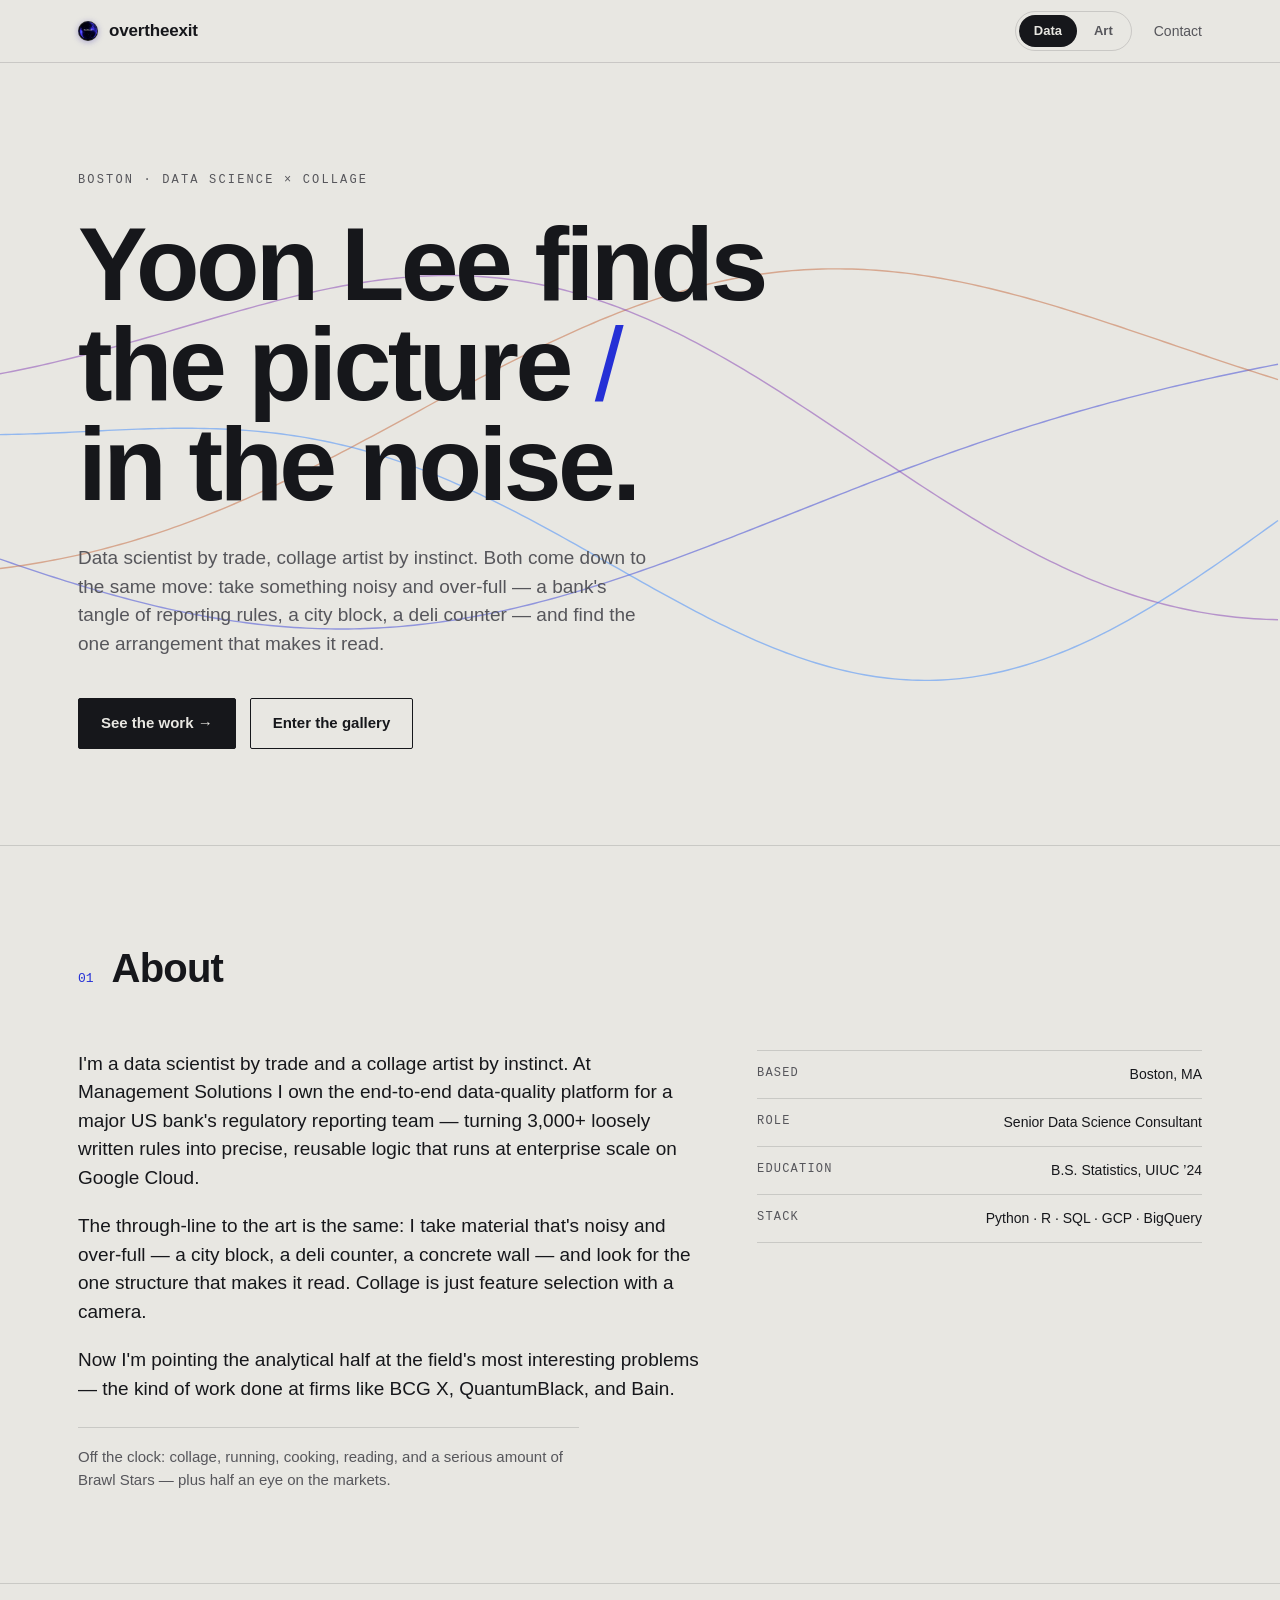
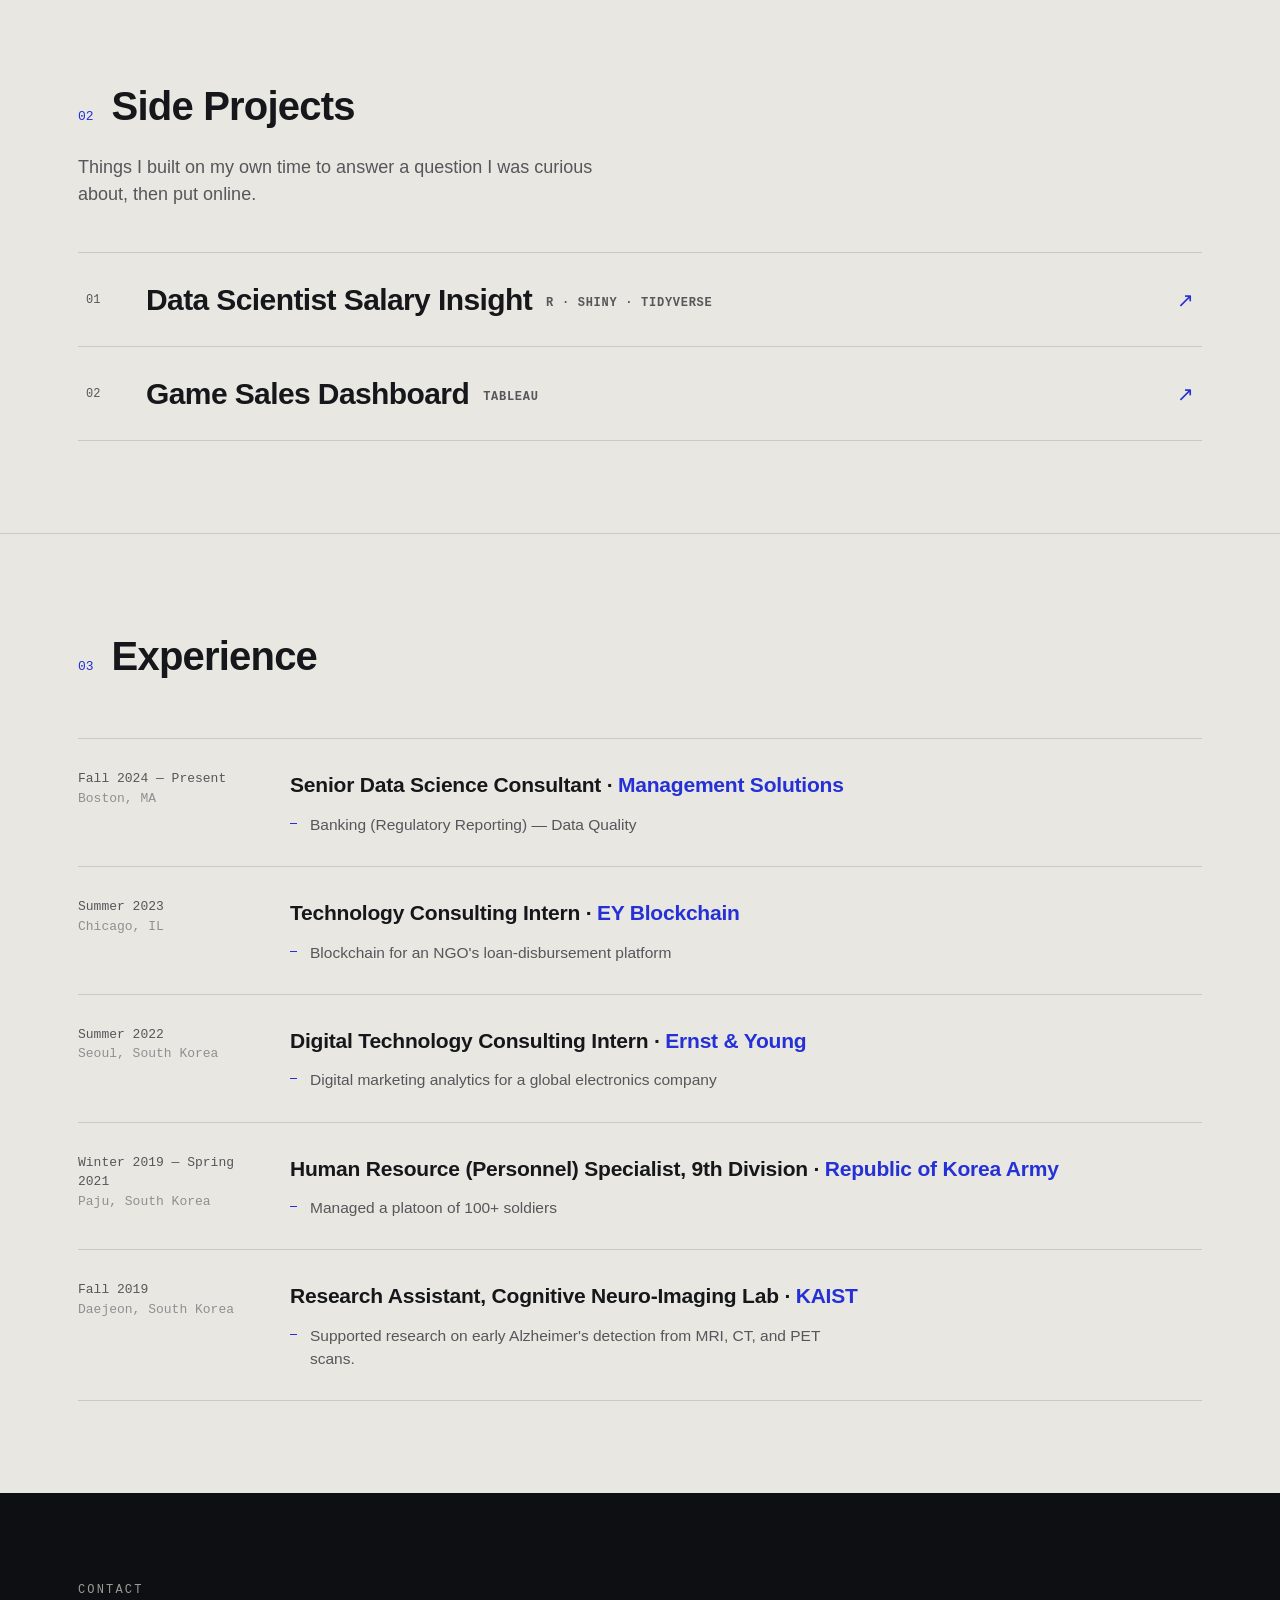
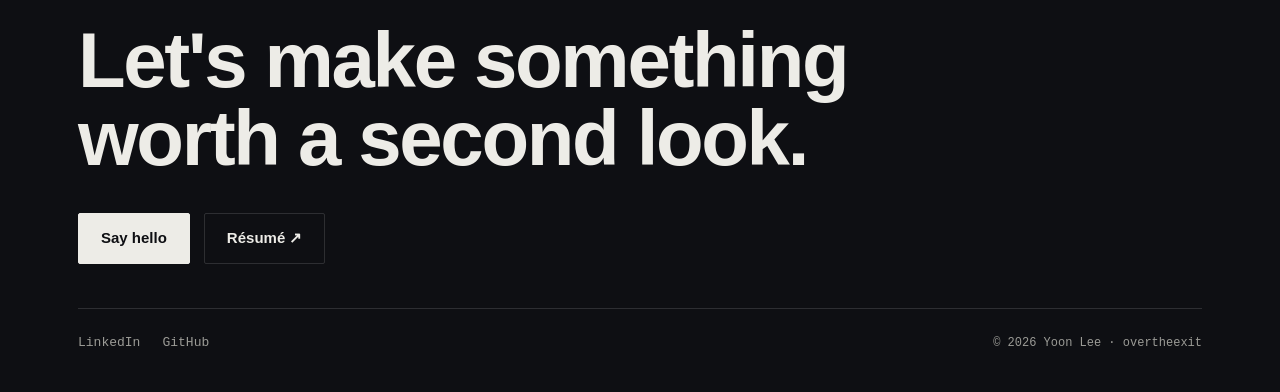
<file: index.html>
<!DOCTYPE html>
<html lang="en">
  <head>
    <meta charset="UTF-8" />
    <meta http-equiv="X-UA-Compatible" content="IE=edge" />
    <meta name="viewport" content="width=device-width, initial-scale=1.0, viewport-fit=cover" />

    <title>Yoon Lee — Data Science × Collage</title>
    <meta
      name="description"
      content="Yoon Lee, Boston. Data scientist by trade, collage artist by instinct. Finding the picture in the noise."
    />
    <meta name="keywords" content="Yoon Lee, overtheexit, data scientist, collage, digital art, Python, SQL, BigQuery, Boston" />
    <meta name="theme-color" content="#2530D6" />

    <link rel="icon" type="image/png" href="./assets/logo-ball.png" />

    <meta property="og:type" content="website" />
    <meta property="og:url" content="https://overtheexit.com/" />
    <meta property="og:title" content="Yoon Lee — Data Science × Collage" />
    <meta property="og:description" content="Data scientist by trade, collage artist by instinct. Finding the picture in the noise." />
    <meta property="og:image" content="https://overtheexit.com/assets/gallery/logo.jpg" />
    <meta property="twitter:card" content="summary_large_image" />
    <meta property="twitter:title" content="Yoon Lee — Data Science × Collage" />
    <meta property="twitter:description" content="Data scientist by trade, collage artist by instinct." />
    <meta property="twitter:image" content="https://overtheexit.com/assets/gallery/logo.jpg" />

    <link rel="preload" as="style" href="./css/main.css?v=3" />
    <link rel="stylesheet" href="./css/main.css?v=3" />
  </head>
  <body>
    <nav>
      <div class="wrap">
        <a class="mark" href="index.html"><span class="ball" aria-hidden="true"></span> overtheexit</a>
        <div class="nav-right">
          <div class="toggle" role="tablist" aria-label="Switch between Data and Art">
            <a href="index.html" class="active" aria-current="page">Data</a>
            <a href="art.html">Art</a>
          </div>
          <a class="nav-contact" href="#contact">Contact</a>
        </div>
      </div>
    </nav>

    <header id="top">
      <canvas id="curves" aria-hidden="true"></canvas>
      <div class="wrap hero">
        <p class="eyebrow">Boston · Data Science × Collage</p>
        <h1>Yoon Lee finds the picture <span class="slash">/</span> in the noise.</h1>
        <p class="lede">
          Data scientist by trade, collage artist by instinct. Both come down to the same move:
          take something noisy and over-full — a bank's tangle of reporting rules, a city block,
          a deli counter — and find the one arrangement that makes it read.
        </p>
        <div class="cta-row">
          <a class="btn solid" href="#work">See the work →</a>
          <a class="btn ghost" href="art.html">Enter the gallery</a>
        </div>
      </div>
    </header>

    <main>
      <section id="about">
        <div class="wrap">
          <div class="sec-head"><span class="num">01</span><h2>About</h2></div>
          <div class="about-grid">
            <div>
              <p>
                I'm a data scientist by trade and a collage artist by instinct. At Management Solutions
                I own the end-to-end data-quality platform for a major US bank's regulatory reporting
                team — turning 3,000+ loosely written rules into precise, reusable logic that runs at
                enterprise scale on Google Cloud.
              </p>
              <p>
                The through-line to the art is the same: I take material that's noisy and over-full —
                a city block, a deli counter, a concrete wall — and look for the one structure that
                makes it read. Collage is just feature selection with a camera.
              </p>
              <p>
                Now I'm pointing the analytical half at the field's most interesting problems — the
                kind of work done at firms like BCG X, QuantumBlack, and Bain.
              </p>
              <p class="aside">
                Off the clock: collage, running, cooking, reading, and a serious amount of Brawl
                Stars — plus half an eye on the markets.
              </p>
            </div>
            <div class="facts">
              <div class="row"><span class="k">Based</span><span class="v">Boston, MA</span></div>
              <div class="row"><span class="k">Role</span><span class="v">Senior Data Science Consultant</span></div>
              <div class="row"><span class="k">Education</span><span class="v">B.S. Statistics, UIUC ’24</span></div>
              <div class="row"><span class="k">Stack</span><span class="v">Python · R · SQL · GCP · BigQuery</span></div>
            </div>
          </div>
        </div>
      </section>

      <section id="work">
        <div class="wrap">
          <div class="sec-head"><span class="num">02</span><h2>Side Projects</h2></div>
          <p class="section-lede">
            Things I built on my own time to answer a question I was curious about, then put online.
          </p>
          <div class="work">
            <a class="line" href="https://overtheexit.shinyapps.io/datascientist_insights/" target="_blank" rel="noopener noreferrer">
              <span class="idx">01</span>
              <span class="t">Data Scientist Salary Insight<span class="stack">R · Shiny · Tidyverse</span></span>
              <span class="arrow" aria-hidden="true">↗</span>
            </a>
            <a class="line" href="https://public.tableau.com/views/GamesSalesDashboard_16860650207060/DashboardProject-CS416" target="_blank" rel="noopener noreferrer">
              <span class="idx">02</span>
              <span class="t">Game Sales Dashboard<span class="stack">Tableau</span></span>
              <span class="arrow" aria-hidden="true">↗</span>
            </a>
          </div>
        </div>
      </section>

      <section id="experience">
        <div class="wrap">
          <div class="sec-head"><span class="num">03</span><h2>Experience</h2></div>
          <div class="xp">
            <article class="item">
              <div class="when">Fall 2024 — Present<br /><span class="loc">Boston, MA</span></div>
              <div>
                <h3 class="role">Senior Data Science Consultant · <span class="org">Management Solutions</span></h3>
                <ul>
                  <li>Banking (Regulatory Reporting) — Data Quality</li>
                </ul>
              </div>
            </article>
            <article class="item">
              <div class="when">Summer 2023<br /><span class="loc">Chicago, IL</span></div>
              <div>
                <h3 class="role">Technology Consulting Intern · <span class="org">EY Blockchain</span></h3>
                <ul>
                  <li>Blockchain for an NGO's loan-disbursement platform</li>
                </ul>
              </div>
            </article>
            <article class="item">
              <div class="when">Summer 2022<br /><span class="loc">Seoul, South Korea</span></div>
              <div>
                <h3 class="role">Digital Technology Consulting Intern · <span class="org">Ernst &amp; Young</span></h3>
                <ul>
                  <li>Digital marketing analytics for a global electronics company</li>
                </ul>
              </div>
            </article>
            <article class="item">
              <div class="when">Winter 2019 — Spring 2021<br /><span class="loc">Paju, South Korea</span></div>
              <div>
                <h3 class="role">Human Resource (Personnel) Specialist, 9th Division · <span class="org">Republic of Korea Army</span></h3>
                <ul>
                  <li>Managed a platoon of 100+ soldiers</li>
                </ul>
              </div>
            </article>
            <article class="item">
              <div class="when">Fall 2019<br /><span class="loc">Daejeon, South Korea</span></div>
              <div>
                <h3 class="role">Research Assistant, Cognitive Neuro-Imaging Lab · <span class="org">KAIST</span></h3>
                <ul>
                  <li>Supported research on early Alzheimer's detection from MRI, CT, and PET scans.</li>
                </ul>
              </div>
            </article>
          </div>
        </div>
      </section>
    </main>

    <footer id="contact">
      <div class="wrap">
        <p class="eyebrow footer-eyebrow">Contact</p>
        <p class="ftitle">Let's make something<br />worth a second look.</p>
        <div class="contact-actions">
          <a class="btn-dark solid" href="mailto:yoonseo.lee1212@gmail.com?subject=Hello%20Yoon">Say hello</a>
          <a class="btn-dark ghost" href="https://drive.google.com/file/d/1PqgS9QAbKMGHAW56CGwOsstZ1b3VA5fD/view?usp=sharing" target="_blank" rel="noopener noreferrer">Résumé ↗</a>
        </div>
        <div class="fmeta">
          <div class="social">
            <a href="https://www.linkedin.com/in/yoonlee1212/" target="_blank" rel="noopener noreferrer">LinkedIn</a>
            <a href="https://github.com/overtheexit" target="_blank" rel="noopener noreferrer">GitHub</a>
          </div>
          <p class="cr">© <span id="yr"></span> Yoon Lee · overtheexit</p>
        </div>
      </div>
    </footer>

    <script src="./javascript/curves.js?v=3"></script>
    <script src="./javascript/site.js?v=3"></script>
  </body>
</html>
</file>
<file: css/main.css>
:root{--paper: #e8e7e2;--paper-2: #f1f0ec;--ink: #16171b;--ink-soft: #56565b;--line: rgba(20, 20, 25, 0.14);--accent: #2530d6;--accent-2: #c15a2b;--room: #0e0f13;--room-2: #16171c;--room-ink: #edece7;--room-soft: #9b9b96;--room-line: rgba(255, 255, 255, 0.13);--maxw: 1180px;--font: -apple-system, "Helvetica Neue", Helvetica, Arial, sans-serif;--mono: ui-monospace, "SF Mono", "SFMono-Regular", Menlo, Consolas, monospace}@media(prefers-color-scheme: dark){:root{--paper: #131317;--paper-2: #1a1a20;--ink: #e9e8e3;--ink-soft: #9a9a96;--line: rgba(255, 255, 255, 0.12);--accent: #6069f6;--accent-2: #e0824b}}:root[data-theme=dark]{--paper: #131317;--paper-2: #1a1a20;--ink: #e9e8e3;--ink-soft: #9a9a96;--line: rgba(255, 255, 255, 0.12);--accent: #6069f6;--accent-2: #e0824b}:root[data-theme=light]{--paper: #e8e7e2;--paper-2: #f1f0ec;--ink: #16171b;--ink-soft: #56565b;--line: rgba(20, 20, 25, 0.14);--accent: #2530d6;--accent-2: #c15a2b}*{margin:0;padding:0;box-sizing:border-box}html{scroll-behavior:smooth;-webkit-font-smoothing:antialiased}body{background:var(--paper);color:var(--ink);font-family:var(--font);line-height:1.5;font-size:17px;overflow-x:hidden}a{color:inherit;text-decoration:none}img{max-width:100%}.wrap{max-width:var(--maxw);margin:0 auto;padding-left:max(28px,env(safe-area-inset-left));padding-right:max(28px,env(safe-area-inset-right))}.mono{font-family:var(--mono)}.eyebrow{font-family:var(--mono);font-size:12px;letter-spacing:.18em;text-transform:uppercase;color:var(--ink-soft)}nav{position:sticky;top:0;z-index:50;background:color-mix(in srgb, var(--paper) 82%, transparent);backdrop-filter:saturate(1.2) blur(12px);border-bottom:1px solid var(--line)}nav .wrap{display:flex;align-items:center;justify-content:space-between;height:62px}.mark{display:flex;align-items:center;gap:11px;font-weight:600;letter-spacing:-0.01em}.ball{width:20px;height:20px;border-radius:50%;background-image:url("../assets/logo-ball.png");background-size:cover;background-position:center;box-shadow:0 0 0 1px rgba(255,255,255,.12) inset,0 1px 6px rgba(37,25,160,.35);flex:none}.nav-right{display:flex;align-items:center;gap:22px}.nav-contact{font-size:14px;color:var(--ink-soft);transition:color .2s}.nav-contact:hover{color:var(--ink)}@media(max-width: 720px){.nav-contact{display:none}}.toggle{display:inline-flex;align-items:center;border:1px solid var(--line);border-radius:999px;padding:3px;gap:2px}.toggle a{font-size:13px;font-weight:600;padding:6px 15px;border-radius:999px;color:var(--ink-soft);transition:all .2s}.toggle a:hover{color:var(--ink)}.toggle a.active{background:var(--ink);color:var(--paper)}header{position:relative;overflow:hidden}header canvas{position:absolute;inset:0;width:100%;height:100%;opacity:.9}.hero{position:relative;padding-top:108px;padding-bottom:96px}.hero .eyebrow{margin-bottom:26px}h1{font-size:clamp(44px,8.2vw,104px);line-height:.96;letter-spacing:-0.035em;font-weight:700;text-wrap:balance;max-width:15ch}h1 .slash{color:var(--accent);font-weight:400}.hero p.lede{margin-top:30px;max-width:54ch;font-size:19px;color:var(--ink-soft)}.cta-row{margin-top:40px;display:flex;gap:14px;flex-wrap:wrap}.btn{display:inline-flex;align-items:center;gap:9px;font-size:15px;font-weight:600;padding:13px 22px;border-radius:2px;border:1px solid var(--ink);transition:all .2s}.btn.solid{background:var(--ink);color:var(--paper)}.btn.solid:hover{background:var(--accent);border-color:var(--accent);color:#fff}.btn.ghost:hover{border-color:var(--accent);color:var(--accent)}section{padding:92px 0;border-top:1px solid var(--line)}.sec-head{display:flex;align-items:baseline;gap:18px;margin-bottom:52px}.sec-head .num{font-family:var(--mono);font-size:13px;color:var(--accent)}.sec-head h2{font-size:clamp(26px,4vw,40px);letter-spacing:-0.02em;font-weight:700}.about-grid{display:grid;grid-template-columns:1.4fr 1fr;gap:56px;align-items:start}.about-grid p{font-size:19px;max-width:60ch}.about-grid p+p{margin-top:20px}.about-grid p.aside{margin-top:24px;font-size:15px;color:var(--ink-soft);padding-top:18px;border-top:1px solid var(--line)}.facts{display:flex;flex-direction:column;border-top:1px solid var(--line)}.facts .row{display:flex;justify-content:space-between;gap:16px;padding:13px 0;border-bottom:1px solid var(--line)}.facts .k{font-family:var(--mono);font-size:12px;letter-spacing:.1em;text-transform:uppercase;color:var(--ink-soft)}.facts .v{font-size:14px;text-align:right}@media(max-width: 820px){.about-grid{grid-template-columns:1fr;gap:36px}}.xp{display:flex;flex-direction:column}.xp .item{display:grid;grid-template-columns:180px 1fr;gap:32px;padding:30px 0;border-top:1px solid var(--line)}.xp .item:last-child{border-bottom:1px solid var(--line)}.xp .when{font-family:var(--mono);font-size:13px;color:var(--ink-soft);font-variant-numeric:tabular-nums}.xp .when .loc{opacity:.6}.xp .role{font-size:21px;font-weight:650;letter-spacing:-0.01em}.xp .role .org{color:var(--accent)}.xp ul{margin-top:12px;list-style:none;display:flex;flex-direction:column;gap:8px}.xp li{padding-left:20px;position:relative;color:var(--ink-soft);font-size:15.5px;max-width:66ch}.xp li::before{content:"";position:absolute;left:0;top:10px;width:7px;height:1px;background:var(--accent)}@media(max-width: 720px){.xp .item{grid-template-columns:1fr;gap:10px}}.xp .promo{font-family:var(--mono);font-size:12px;color:var(--ink-soft);letter-spacing:.02em;margin:4px 0 2px}.work{display:flex;flex-direction:column}.work a.line{display:grid;grid-template-columns:40px 1fr auto;gap:20px;align-items:center;padding:24px 8px;border-top:1px solid var(--line);transition:background .2s,padding .2s}.work a.line:last-child{border-bottom:1px solid var(--line)}.work a.line:hover{background:var(--paper-2);padding-left:18px}.work .idx{font-family:var(--mono);font-size:12px;color:var(--ink-soft)}.work .t{font-size:clamp(20px,3vw,30px);font-weight:650;letter-spacing:-0.02em}.work .t .stack{font-family:var(--mono);font-size:12px;color:var(--ink-soft);letter-spacing:.06em;margin-left:14px;text-transform:uppercase;vertical-align:middle}.work .arrow{color:var(--accent);font-size:20px}.gallery{background:var(--room);color:var(--room-ink);border-top:none}.gallery .eyebrow{color:var(--room-soft)}.gallery .sec-head h2{color:var(--room-ink)}.gallery .sec-head .num{color:#7f86ff}.gallery .intro{max-width:60ch;color:var(--room-soft);margin:-28px 0 54px;font-size:18px}.room{display:grid;grid-template-columns:repeat(3, 1fr);gap:40px 26px;align-items:start}figure.piece{margin:0;display:flex;flex-direction:column;gap:12px}.frame{position:relative;overflow:hidden;background:var(--room-2);border:1px solid var(--room-line);cursor:pointer}.frame img{display:block;width:100%;height:100%;object-fit:contain}.frame::after{content:"view";position:absolute;inset:0;display:flex;align-items:center;justify-content:center;font-family:var(--mono);font-size:11px;letter-spacing:.1em;text-transform:uppercase;color:#fff;background:rgba(10,10,16,.5);opacity:0;transition:opacity .25s}.frame:hover::after{opacity:1}.frame.missing{cursor:default;background:repeating-linear-gradient(0deg, rgba(255, 255, 255, 0.02) 0 2px, transparent 2px 5px),var(--room-2)}.frame.missing::after{content:"awaiting export";opacity:1;background:rgba(0,0,0,0);color:var(--room-soft)}.frame.missing img{display:none}.label{display:flex;flex-direction:column;gap:3px}.label .lt{font-size:15px;font-weight:600;font-style:italic}.label .lm{font-family:var(--mono);font-size:11.5px;color:var(--room-soft);letter-spacing:.04em}@media(max-width: 900px){.room{grid-template-columns:repeat(2, 1fr)}}@media(max-width: 540px){.room{grid-template-columns:1fr;gap:30px}}.lightbox{position:fixed;inset:0;z-index:200;background:rgba(8,8,12,.94);display:flex;align-items:center;justify-content:center;padding:40px}.lightbox[hidden]{display:none}.lightbox-inner{margin:0;max-width:92vw;max-height:88vh;display:flex;flex-direction:column;gap:14px;align-items:center}.lightbox-inner img{max-width:92vw;max-height:78vh;object-fit:contain;box-shadow:0 30px 80px rgba(0,0,0,.6)}.lightbox-inner figcaption{font-family:var(--mono);font-size:12.5px;color:#cfcfca;letter-spacing:.04em;text-align:center}.lightbox-close{position:absolute;top:22px;right:26px;background:none;border:none;color:#fff;font-size:26px;cursor:pointer;line-height:1;padding:8px}footer{background:var(--room);color:var(--room-ink);padding:88px 0 40px}.footer-eyebrow{color:var(--room-soft);margin-bottom:22px}.ftitle{font-size:clamp(34px,7vw,78px);letter-spacing:-0.03em;font-weight:700;line-height:1}.ftitle a{color:#7f86ff}.fmeta{margin-top:44px;display:flex;justify-content:space-between;flex-wrap:wrap;gap:20px;align-items:center;border-top:1px solid var(--room-line);padding-top:24px}.fmeta .social{display:flex;gap:22px}.fmeta .social a{font-family:var(--mono);font-size:13px;color:var(--room-soft);transition:color .2s}.fmeta .social a:hover{color:var(--room-ink)}.fmeta .cr{font-family:var(--mono);font-size:12px;color:var(--room-soft)}.section-lede{font-size:18px;color:var(--ink-soft);max-width:56ch;margin:-34px 0 44px}.contact-actions{margin-top:36px;display:flex;gap:14px;flex-wrap:wrap}.btn-dark{display:inline-flex;align-items:center;gap:9px;font-size:15px;font-weight:600;padding:13px 22px;border-radius:2px;border:1px solid var(--room-line);color:var(--room-ink);transition:all .2s}.btn-dark.solid{background:var(--room-ink);color:var(--room);border-color:var(--room-ink)}.btn-dark.solid:hover{background:#7f86ff;border-color:#7f86ff;color:#fff}.btn-dark.ghost:hover{border-color:#7f86ff;color:#9aa0ff}.art-hero{position:relative;overflow:hidden;--d1: #e68aa6;--d2: #efc14e;--d3: #3f6fd1;--d4: #d8432e}@media(prefers-color-scheme: dark){.art-hero{--d4: #6fb0e6}}:root[data-theme=dark] .art-hero{--d4: #6fb0e6}:root[data-theme=light] .art-hero{--d4: #d8432e}.art-hero .hero{position:relative;z-index:4;padding-top:112px;padding-bottom:104px}.art-hero .grain{position:absolute;inset:0;z-index:1;pointer-events:none;opacity:.09;background-image:url("data:image/svg+xml,%3Csvg xmlns='http://www.w3.org/2000/svg' width='140' height='140'%3E%3Cfilter id='n'%3E%3CfeTurbulence type='fractalNoise' baseFrequency='0.85' numOctaves='2' stitchTiles='stitch'/%3E%3C/filter%3E%3Crect width='100%25' height='100%25' filter='url(%23n)'/%3E%3C/svg%3E")}.art-hero .dots{position:absolute;inset:0;z-index:1;pointer-events:none}.dot{position:absolute;border-radius:50%;will-change:transform}.dot.d1{width:150px;height:150px;background:var(--d1);top:14%;right:13%;animation:floatA 16s ease-in-out infinite}.dot.d2{width:88px;height:88px;background:var(--d2);top:55%;right:30%;animation:floatB 20s ease-in-out infinite}.dot.d3{width:60px;height:60px;background:var(--d3);top:30%;right:44%;animation:floatC 13s ease-in-out infinite}.dot.d4{width:116px;height:116px;background:var(--d4);bottom:12%;right:7%;animation:floatA 23s ease-in-out infinite reverse}.dot.d5{width:76px;height:76px;background:var(--d5, #9a9a9a);top:18%;right:27%;animation:floatB 17s ease-in-out infinite reverse}.dot.d6{width:132px;height:132px;top:44%;right:20%;animation:floatC 18s ease-in-out infinite}.dot.disco{background-image:url("../assets/disco-distorted.jpg");background-size:cover;background-position:center;box-shadow:0 6px 26px rgba(20,10,90,.4)}.art-hero .dot{cursor:grab;touch-action:none}.art-hero .dot:active{cursor:grabbing}@keyframes floatA{0%,100%{transform:translate(0, 0)}50%{transform:translate(-20px, -26px)}}@keyframes floatB{0%,100%{transform:translate(0, 0)}50%{transform:translate(16px, -20px)}}@keyframes floatC{0%,100%{transform:translate(0, 0)}50%{transform:translate(-12px, 18px)}}.art-hero .crops{position:absolute;inset:0;z-index:2;pointer-events:none}.crop{position:absolute;width:16px;height:16px;border:0 solid color-mix(in srgb, var(--ink) 42%, transparent)}.crop.tl{top:22px;left:22px;border-top-width:1.5px;border-left-width:1.5px}.crop.tr{top:22px;right:22px;border-top-width:1.5px;border-right-width:1.5px}.crop.bl{bottom:22px;left:22px;border-bottom-width:1.5px;border-left-width:1.5px}.crop.br{bottom:22px;right:22px;border-bottom-width:1.5px;border-right-width:1.5px}.art-hero .tear{position:absolute;left:0;bottom:-1px;width:100%;height:44px;z-index:3;display:block}.art-hero .tear rect{fill:var(--room)}@media(prefers-reduced-motion: reduce){.dot{animation:none}}@media(max-width: 600px){.hero{padding-top:76px;padding-bottom:72px}.art-hero{min-height:78vh}.art-hero .hero{padding-top:72px;padding-bottom:40px}.dot.d1{width:92px;height:92px;top:auto;bottom:68px;right:8%}.dot.d2{width:52px;height:52px;top:auto;bottom:156px;right:12%}.dot.d3{width:40px;height:40px;top:auto;bottom:62px;right:34%}.dot.d4{width:60px;height:60px;top:auto;bottom:132px;right:42%}.dot.d5{width:46px;height:46px;top:auto;bottom:206px;right:24%}.dot.d6{width:84px;height:84px;top:auto;bottom:220px;right:46%}.crop{width:12px;height:12px}.crop.tl,.crop.tr{top:16px}.crop.bl,.crop.br{bottom:16px}.crop.tl,.crop.bl{left:16px}.crop.tr,.crop.br{right:16px}}@media(max-width: 360px){.wrap{padding-left:max(18px,env(safe-area-inset-left));padding-right:max(18px,env(safe-area-inset-right))}h1{font-size:clamp(28px,9vw,40px)}.work .t{font-size:clamp(18px,6vw,24px)}.contact-actions{width:100%}.btn-dark{flex:1;justify-content:center}.art-hero{min-height:86vh}.dot.d1{width:66px;height:66px;bottom:40px;right:9%}.dot.d2{width:38px;height:38px;bottom:112px;right:16%}.dot.d3{width:28px;height:28px;bottom:38px;right:42%}.dot.d4{width:42px;height:42px;bottom:96px;right:46%}.dot.d5{width:32px;height:32px;bottom:150px;right:27%}.dot.d6{width:58px;height:58px;bottom:158px;right:8%}}.room-count{color:var(--room-soft);font-size:12px;letter-spacing:.08em;text-transform:uppercase;margin:0 0 40px}:focus-visible{outline:2px solid var(--accent);outline-offset:3px}@media(prefers-reduced-motion: reduce){html{scroll-behavior:auto}*{animation:none !important;transition:none !important}}
</file>
